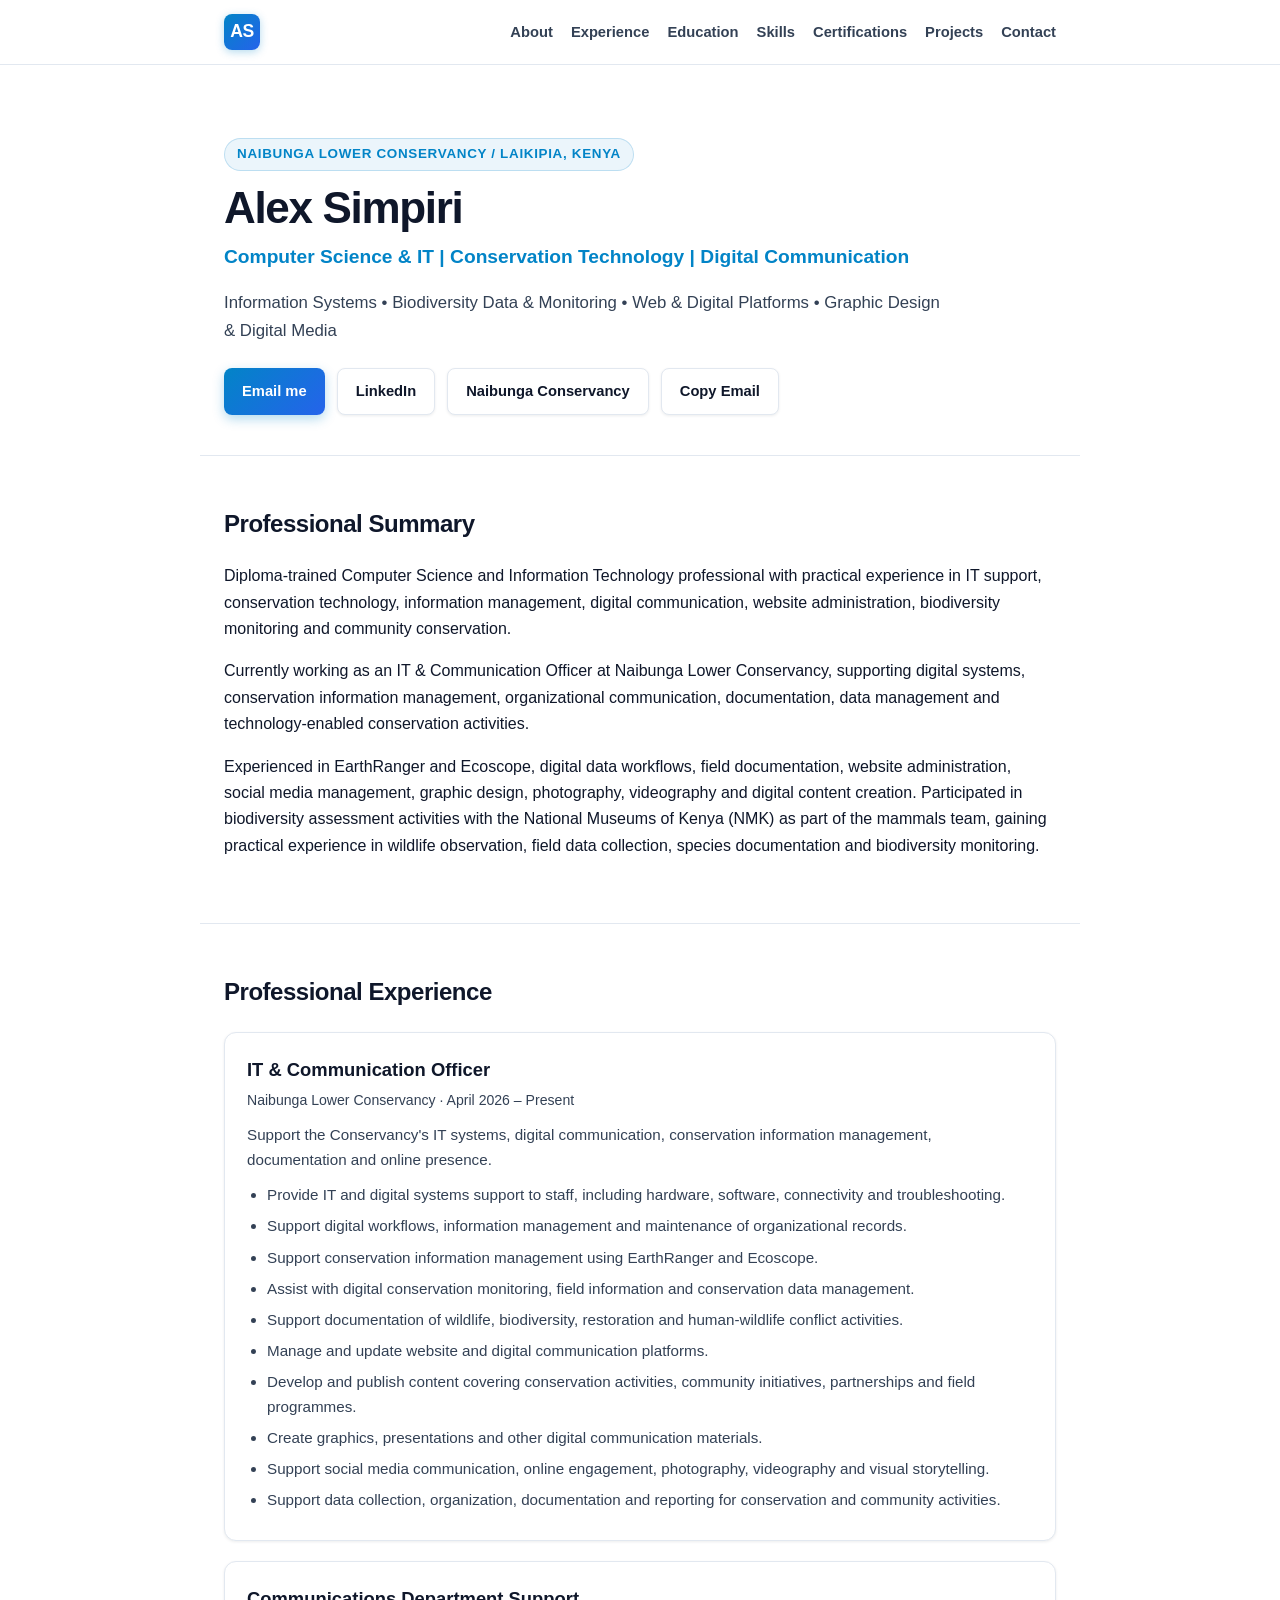
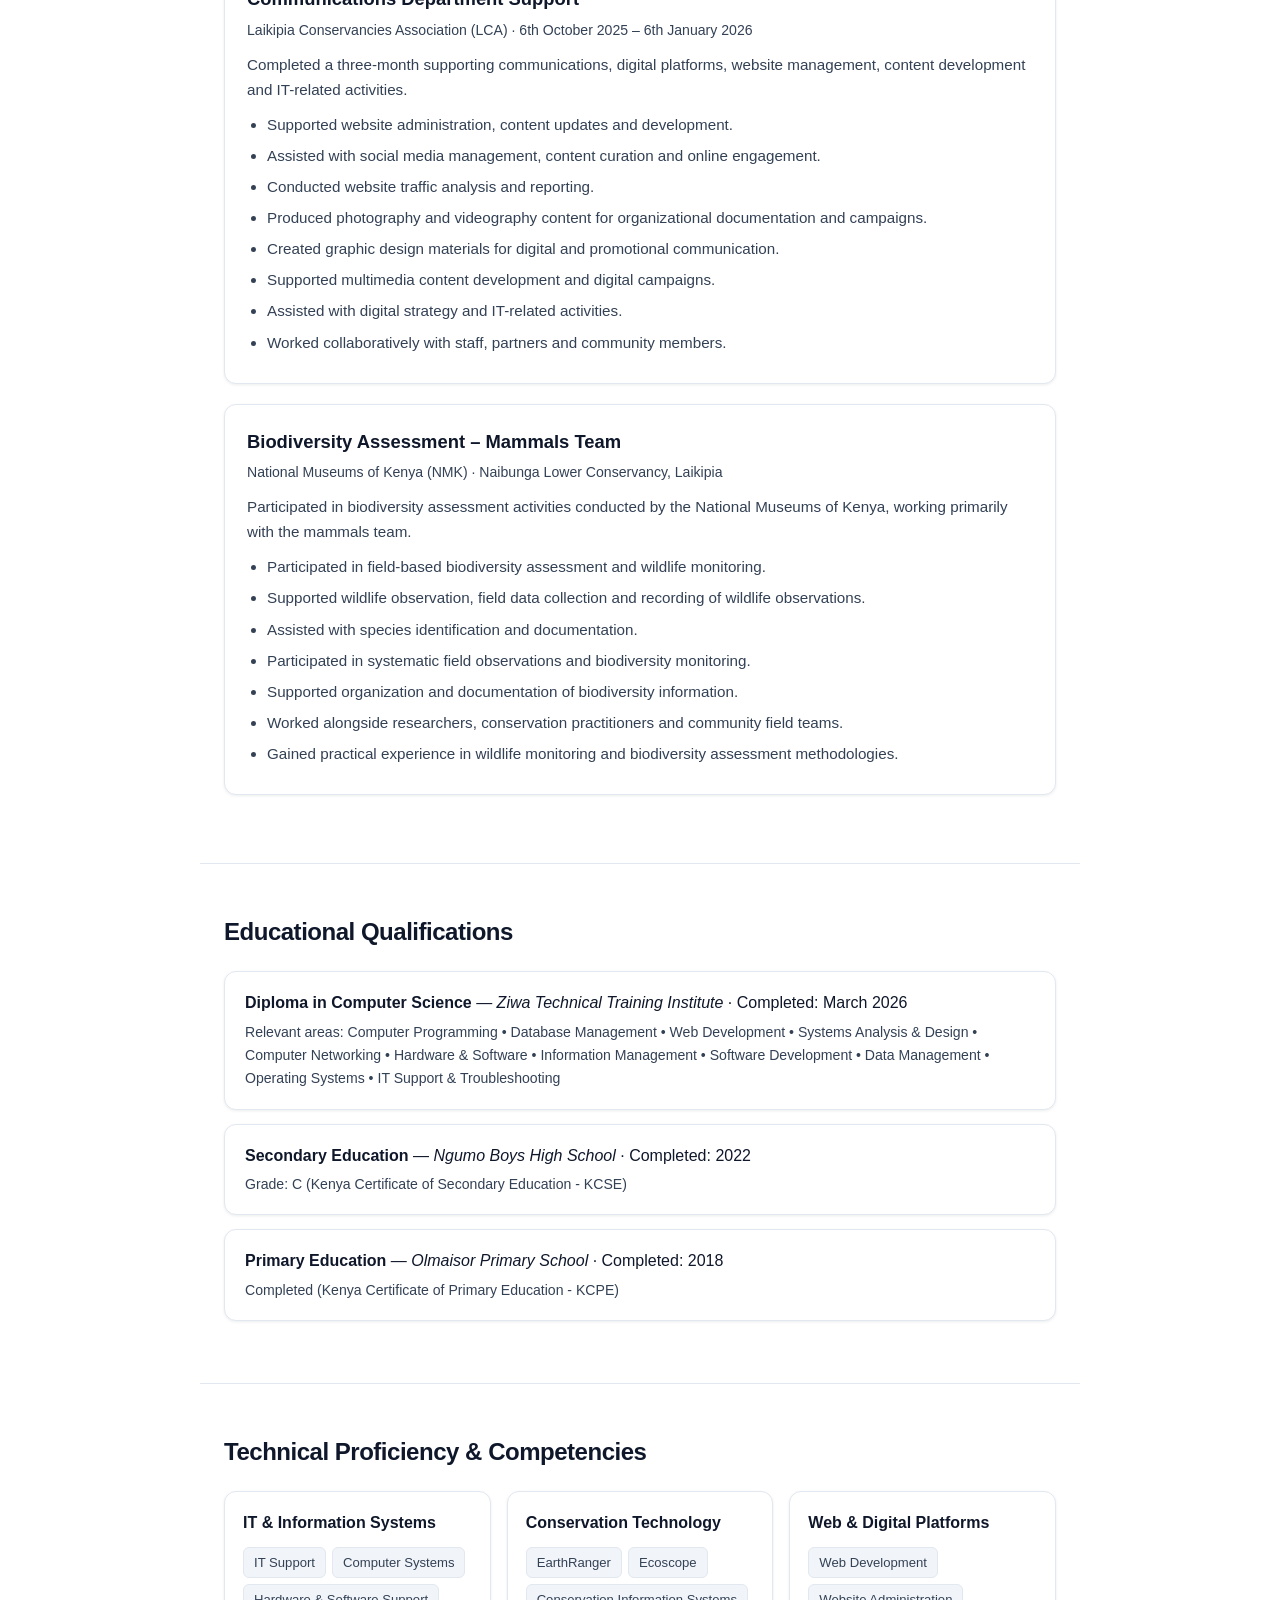
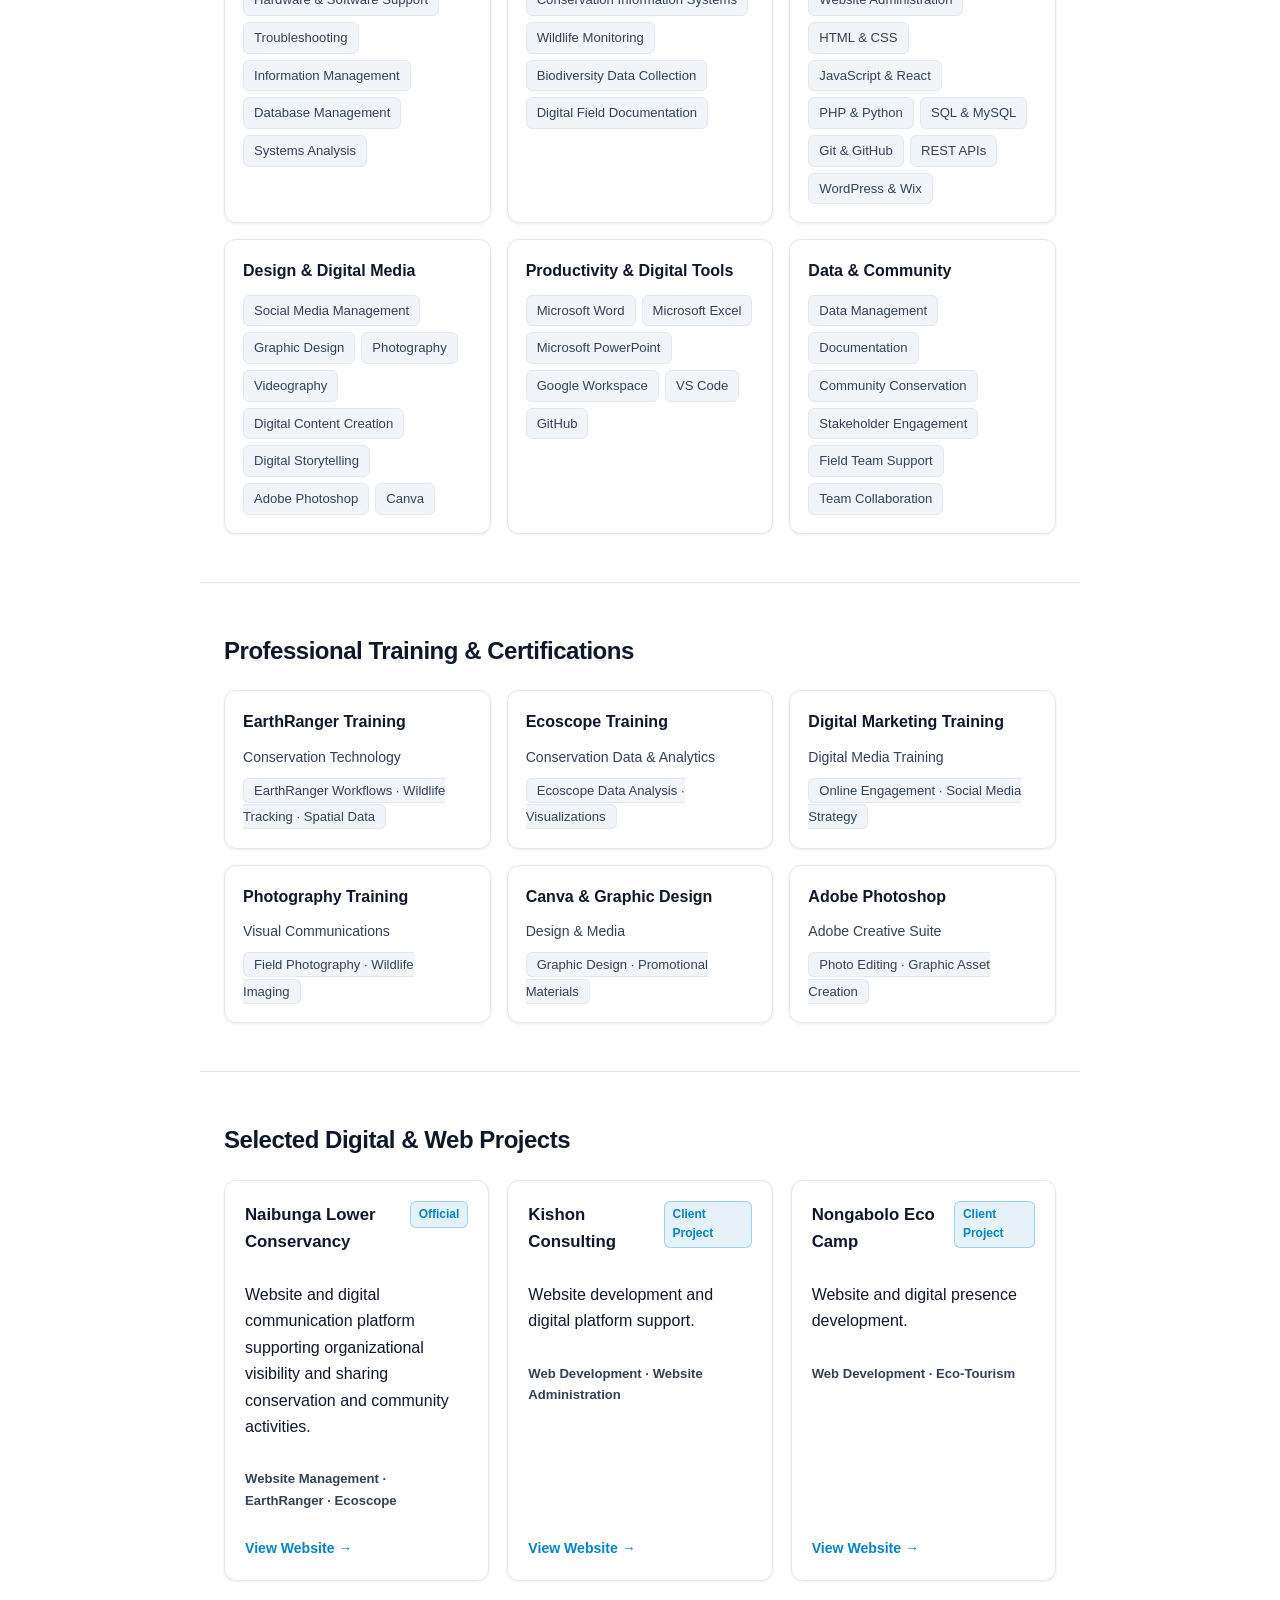
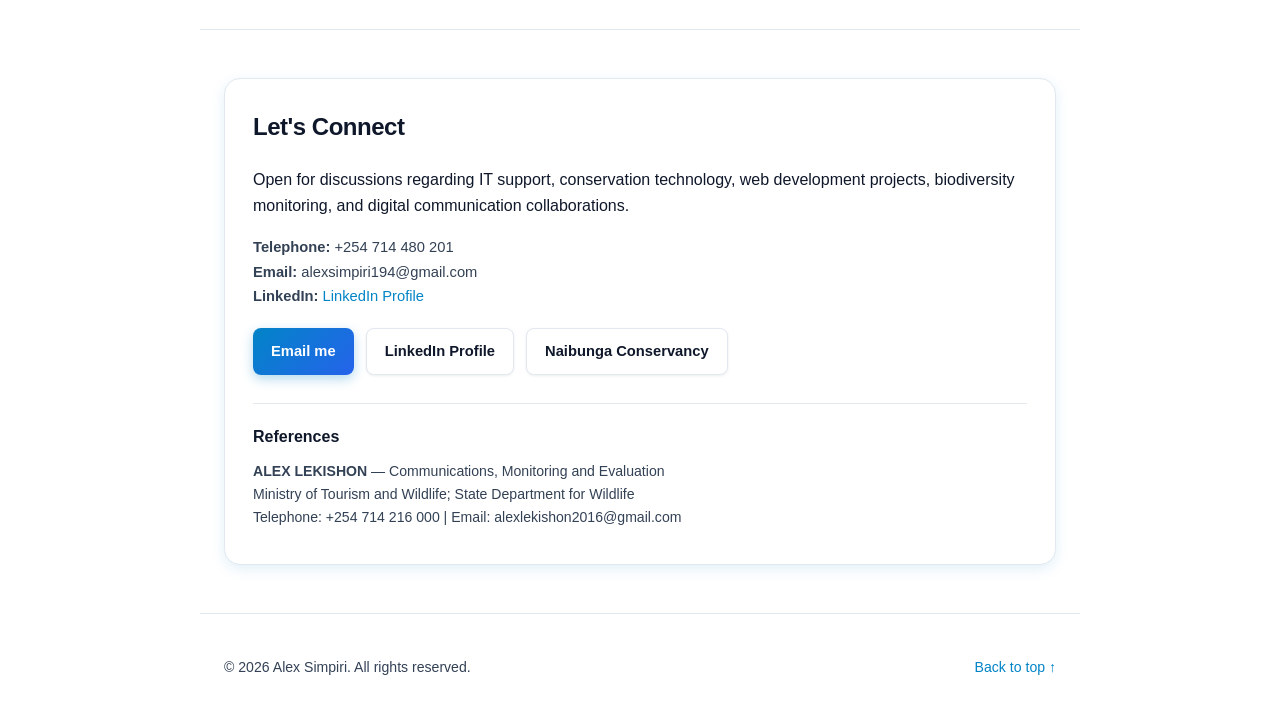
<file: simpiri portfolio/index.html>
<!doctype html>
<html lang="en">

<head>
  <meta charset="utf-8">
  <meta name="viewport" content="width=device-width, initial-scale=1">
  <title>Alex Simpiri — Computer Science &amp; IT | Conservation Technology | Digital Communication</title>
  <meta name="description"
    content="Alex Simpiri — Computer Science &amp; IT Professional specializing in Conservation Technology, IT Support, EarthRanger, Ecoscope, Biodiversity Monitoring &amp; Digital Communication.">

  <link rel="stylesheet" href="style.css">
</head>

<body>

  <header class="site-header">
    <div class="wrap">
      <div class="header-brand">
        <a href="#" class="logo" aria-label="Alex Simpiri Homepage">AS</a>
      </div>

      <div class="nav-group">
        <nav>
          <a href="#about">About</a>
          <a href="#experience">Experience</a>
          <a href="#education">Education</a>
          <a href="#skills">Skills</a>
          <a href="#certifications">Certifications</a>
          <a href="#initiatives">Projects</a>
          <a href="#contact">Contact</a>
        </nav>
      </div>
    </div>
  </header>

  <main>

    <!-- Hero Section -->
    <section class="hero wrap">
      <p class="eyebrow">Naibunga Lower Conservancy / Laikipia, Kenya</p>
      <h1>Alex Simpiri</h1>
      <p class="role">Computer Science &amp; IT | Conservation Technology | Digital Communication</p>
      <p class="tagline">
        Information Systems • Biodiversity Data &amp; Monitoring • Web &amp; Digital Platforms • Graphic Design &amp; Digital Media
      </p>
      <div class="cta-row">
        <a class="btn primary" href="mailto:alexsimpiri194@gmail.com">Email me</a>
        <a class="btn" href="https://www.linkedin.com/in/alex-simpiri" target="_blank"
          rel="noopener">LinkedIn</a>
        <a class="btn" href="https://www.naibungalowerconservancy.org/" target="_blank" rel="noopener">Naibunga Conservancy</a>
        <button class="btn" id="copy-email-btn" onclick="copyEmail('alexsimpiri194@gmail.com')">Copy Email</button>
      </div>
    </section>

    <!-- About Section -->
    <section id="about" class="wrap section">
      <h2>Professional Summary</h2>
      <p>
        Diploma-trained Computer Science and Information Technology professional with practical experience in IT support, conservation technology, information management, digital communication, website administration, biodiversity monitoring and community conservation.
      </p>
      <p>
        Currently working as an IT &amp; Communication Officer at Naibunga Lower Conservancy, supporting digital systems, conservation information management, organizational communication, documentation, data management and technology-enabled conservation activities.
      </p>
      <p>
        Experienced in EarthRanger and Ecoscope, digital data workflows, field documentation, website administration, social media management, graphic design, photography, videography and digital content creation. Participated in biodiversity assessment activities with the National Museums of Kenya (NMK) as part of the mammals team, gaining practical experience in wildlife observation, field data collection, species documentation and biodiversity monitoring.
      </p>
    </section>

    <!-- Experience Section -->
    <section id="experience" class="wrap section">
      <h2>Professional Experience</h2>

      <article class="job">
        <div class="job-head">
          <h3>IT &amp; Communication Officer</h3>
          <span class="job-meta">Naibunga Lower Conservancy · April 2026 – Present</span>
        </div>
        <p style="margin: 4px 0 8px; color: var(--text-muted); font-size: 0.95rem;">
          Support the Conservancy's IT systems, digital communication, conservation information management, documentation and online presence.
        </p>
        <ul>
          <li>Provide IT and digital systems support to staff, including hardware, software, connectivity and troubleshooting.</li>
          <li>Support digital workflows, information management and maintenance of organizational records.</li>
          <li>Support conservation information management using EarthRanger and Ecoscope.</li>
          <li>Assist with digital conservation monitoring, field information and conservation data management.</li>
          <li>Support documentation of wildlife, biodiversity, restoration and human-wildlife conflict activities.</li>
          <li>Manage and update website and digital communication platforms.</li>
          <li>Develop and publish content covering conservation activities, community initiatives, partnerships and field programmes.</li>
          <li>Create graphics, presentations and other digital communication materials.</li>
          <li>Support social media communication, online engagement, photography, videography and visual storytelling.</li>
          <li>Support data collection, organization, documentation and reporting for conservation and community activities.</li>
        </ul>
      </article>

      <article class="job">
        <div class="job-head">
          <h3>Communications Department Support</h3>
          <span class="job-meta">Laikipia Conservancies Association (LCA) · 6th October 2025 – 6th January 2026</span>
        </div>
        <p style="margin: 4px 0 8px; color: var(--text-muted); font-size: 0.95rem;">
          Completed a three-month supporting communications, digital platforms, website management, content development and IT-related activities.
        </p>
        <ul>
          <li>Supported website administration, content updates and development.</li>
          <li>Assisted with social media management, content curation and online engagement.</li>
          <li>Conducted website traffic analysis and reporting.</li>
          <li>Produced photography and videography content for organizational documentation and campaigns.</li>
          <li>Created graphic design materials for digital and promotional communication.</li>
          <li>Supported multimedia content development and digital campaigns.</li>
          <li>Assisted with digital strategy and IT-related activities.</li>
          <li>Worked collaboratively with staff, partners and community members.</li>
        </ul>
      </article>

      <article class="job">
        <div class="job-head">
          <h3>Biodiversity Assessment – Mammals Team</h3>
          <span class="job-meta">National Museums of Kenya (NMK) · Naibunga Lower Conservancy, Laikipia</span>
        </div>
        <p style="margin: 4px 0 8px; color: var(--text-muted); font-size: 0.95rem;">
          Participated in biodiversity assessment activities conducted by the National Museums of Kenya, working primarily with the mammals team.
        </p>
        <ul>
          <li>Participated in field-based biodiversity assessment and wildlife monitoring.</li>
          <li>Supported wildlife observation, field data collection and recording of wildlife observations.</li>
          <li>Assisted with species identification and documentation.</li>
          <li>Participated in systematic field observations and biodiversity monitoring.</li>
          <li>Supported organization and documentation of biodiversity information.</li>
          <li>Worked alongside researchers, conservation practitioners and community field teams.</li>
          <li>Gained practical experience in wildlife monitoring and biodiversity assessment methodologies.</li>
        </ul>
      </article>

    </section>

    <!-- Education Section -->
    <section id="education" class="wrap section">
      <h2>Educational Qualifications</h2>

      <div class="edu-card">
        <strong>Diploma in Computer Science</strong> — <em>Ziwa Technical Training Institute</em> · Completed: March 2026
        <div style="margin-top: 4px; font-size: 0.88rem; color: var(--text-muted);">
          Relevant areas: Computer Programming • Database Management • Web Development • Systems Analysis &amp; Design • Computer Networking • Hardware &amp; Software • Information Management • Software Development • Data Management • Operating Systems • IT Support &amp; Troubleshooting
        </div>
      </div>

      <div class="edu-card">
        <strong>Secondary Education</strong> — <em>Ngumo Boys High School</em> · Completed: 2022
        <div style="margin-top: 4px; font-size: 0.88rem; color: var(--text-muted);">
          Grade: C (Kenya Certificate of Secondary Education - KCSE)
        </div>
      </div>

      <div class="edu-card">
        <strong>Primary Education</strong> — <em>Olmaisor Primary School</em> · Completed: 2018
        <div style="margin-top: 4px; font-size: 0.88rem; color: var(--text-muted);">
          Completed (Kenya Certificate of Primary Education - KCPE)
        </div>
      </div>
    </section>

    <!-- Skills Section -->
    <section id="skills" class="wrap section">
      <h2>Technical Proficiency &amp; Competencies</h2>
      <div class="skills-grid">

        <div class="skill-card">
          <h4>IT &amp; Information Systems</h4>
          <div class="skill-tags">
            <span class="skill-pill">IT Support</span>
            <span class="skill-pill">Computer Systems</span>
            <span class="skill-pill">Hardware &amp; Software Support</span>
            <span class="skill-pill">Troubleshooting</span>
            <span class="skill-pill">Information Management</span>
            <span class="skill-pill">Database Management</span>
            <span class="skill-pill">Systems Analysis</span>
          </div>
        </div>

        <div class="skill-card">
          <h4>Conservation Technology</h4>
          <div class="skill-tags">
            <span class="skill-pill">EarthRanger</span>
            <span class="skill-pill">Ecoscope</span>
            <span class="skill-pill">Conservation Information Systems</span>
            <span class="skill-pill">Wildlife Monitoring</span>
            <span class="skill-pill">Biodiversity Data Collection</span>
            <span class="skill-pill">Digital Field Documentation</span>
          </div>
        </div>

        <div class="skill-card">
          <h4>Web &amp; Digital Platforms</h4>
          <div class="skill-tags">
            <span class="skill-pill">Web Development</span>
            <span class="skill-pill">Website Administration</span>
            <span class="skill-pill">HTML &amp; CSS</span>
            <span class="skill-pill">JavaScript &amp; React</span>
            <span class="skill-pill">PHP &amp; Python</span>
            <span class="skill-pill">SQL &amp; MySQL</span>
            <span class="skill-pill">Git &amp; GitHub</span>
            <span class="skill-pill">REST APIs</span>
            <span class="skill-pill">WordPress &amp; Wix</span>
          </div>
        </div>

        <div class="skill-card">
          <h4>Design &amp; Digital Media</h4>
          <div class="skill-tags">
            <span class="skill-pill">Social Media Management</span>
            <span class="skill-pill">Graphic Design</span>
            <span class="skill-pill">Photography</span>
            <span class="skill-pill">Videography</span>
            <span class="skill-pill">Digital Content Creation</span>
            <span class="skill-pill">Digital Storytelling</span>
            <span class="skill-pill">Adobe Photoshop</span>
            <span class="skill-pill">Canva</span>
          </div>
        </div>

        <div class="skill-card">
          <h4>Productivity &amp; Digital Tools</h4>
          <div class="skill-tags">
            <span class="skill-pill">Microsoft Word</span>
            <span class="skill-pill">Microsoft Excel</span>
            <span class="skill-pill">Microsoft PowerPoint</span>
            <span class="skill-pill">Google Workspace</span>
            <span class="skill-pill">VS Code</span>
            <span class="skill-pill">GitHub</span>
          </div>
        </div>

        <div class="skill-card">
          <h4>Data &amp; Community</h4>
          <div class="skill-tags">
            <span class="skill-pill">Data Management</span>
            <span class="skill-pill">Documentation</span>
            <span class="skill-pill">Community Conservation</span>
            <span class="skill-pill">Stakeholder Engagement</span>
            <span class="skill-pill">Field Team Support</span>
            <span class="skill-pill">Team Collaboration</span>
          </div>
        </div>

      </div>
    </section>

    <!-- Certifications Section -->
    <section id="certifications" class="wrap section">
      <h2>Professional Training &amp; Certifications</h2>
      <div class="skills-grid">

        <div class="skill-card">
          <h4>EarthRanger Training</h4>
          <p style="margin: 4px 0 8px; font-size: 0.88rem; color: var(--text-muted);">Conservation Technology</p>
          <span class="skill-pill">EarthRanger Workflows · Wildlife Tracking · Spatial Data</span>
        </div>

        <div class="skill-card">
          <h4>Ecoscope Training</h4>
          <p style="margin: 4px 0 8px; font-size: 0.88rem; color: var(--text-muted);">Conservation Data &amp; Analytics</p>
          <span class="skill-pill">Ecoscope Data Analysis · Visualizations</span>
        </div>

        <div class="skill-card">
          <h4>Digital Marketing Training</h4>
          <p style="margin: 4px 0 8px; font-size: 0.88rem; color: var(--text-muted);">Digital Media Training</p>
          <span class="skill-pill">Online Engagement · Social Media Strategy</span>
        </div>

        <div class="skill-card">
          <h4>Photography Training</h4>
          <p style="margin: 4px 0 8px; font-size: 0.88rem; color: var(--text-muted);">Visual Communications</p>
          <span class="skill-pill">Field Photography · Wildlife Imaging</span>
        </div>

        <div class="skill-card">
          <h4>Canva &amp; Graphic Design</h4>
          <p style="margin: 4px 0 8px; font-size: 0.88rem; color: var(--text-muted);">Design &amp; Media</p>
          <span class="skill-pill">Graphic Design · Promotional Materials</span>
        </div>

        <div class="skill-card">
          <h4>Adobe Photoshop</h4>
          <p style="margin: 4px 0 8px; font-size: 0.88rem; color: var(--text-muted);">Adobe Creative Suite</p>
          <span class="skill-pill">Photo Editing · Graphic Asset Creation</span>
        </div>

      </div>
    </section>

    <!-- Selected Digital & Web Projects Section -->
    <section id="initiatives" class="wrap section">
      <h2>Selected Digital &amp; Web Projects</h2>
      <div class="projects-grid">

        <article class="card">
          <div class="card-header">
            <h3>Naibunga Lower Conservancy</h3>
            <span class="badge live">Official</span>
          </div>
          <p>Website and digital communication platform supporting organizational visibility and sharing conservation and community activities.</p>
          <p class="stack">Website Management · EarthRanger · Ecoscope</p>
          <a class="card-link" href="https://www.naibungalowerconservancy.org/" target="_blank" rel="noopener">
            View Website &rarr;
          </a>
        </article>

        <article class="card">
          <div class="card-header">
            <h3>Kishon Consulting</h3>
            <span class="badge live">Client Project</span>
          </div>
          <p>Website development and digital platform support.</p>
          <p class="stack">Web Development · Website Administration</p>
          <a class="card-link" href="https://www.kishonconsulting.co.ke/" target="_blank" rel="noopener">
            View Website &rarr;
          </a>
        </article>

        <article class="card">
          <div class="card-header">
            <h3>Nongabolo Eco Camp</h3>
            <span class="badge live">Client Project</span>
          </div>
          <p>Website and digital presence development.</p>
          <p class="stack">Web Development · Eco-Tourism</p>
          <a class="card-link" href="https://nongaboloecocamp.co.ke/" target="_blank" rel="noopener">
            View Website &rarr;
          </a>
        </article>

      </div>
    </section>

    <!-- Contact Section -->
    <section id="contact" class="wrap section">
      <div class="contact-box">
        <h2>Let's Connect</h2>
        <p>
          Open for discussions regarding IT support, conservation technology, web development projects, biodiversity monitoring, and digital communication collaborations.
        </p>
        <p style="margin-bottom: 20px; font-size: 0.92rem; color: var(--text-muted);">
          <strong>Telephone:</strong> +254 714 480 201<br>
          <strong>Email:</strong> alexsimpiri194@gmail.com<br>
          <strong>LinkedIn:</strong> <a href="https://www.linkedin.com/in/alex-simpiri" target="_blank" rel="noopener"
            style="color: var(--accent);">LinkedIn Profile</a>
        </p>
        <div class="cta-row">
          <a class="btn primary" href="mailto:alexsimpiri194@gmail.com">Email me</a>
          <a class="btn" href="https://www.linkedin.com/in/alex-simpiri" target="_blank"
            rel="noopener">LinkedIn Profile</a>
          <a class="btn" href="https://www.naibungalowerconservancy.org/" target="_blank" rel="noopener">Naibunga Conservancy</a>
        </div>

        <div style="margin-top: 28px; padding-top: 20px; border-top: 1px solid var(--border);">
          <h3 style="font-size: 1rem; margin: 0 0 10px; color: var(--text);">References</h3>
          <p style="font-size: 0.88rem; margin: 0 0 6px; color: var(--text-muted);">
            <strong>ALEX LEKISHON</strong> — Communications, Monitoring and Evaluation<br>
            Ministry of Tourism and Wildlife; State Department for Wildlife<br>
            Telephone: +254 714 216 000 | Email: alexlekishon2016@gmail.com
          </p>
        </div>
      </div>
    </section>

  </main>

  <footer class="site-footer wrap">
    <p>&copy; 2026 Alex Simpiri. All rights reserved.</p>
    <a href="#" style="font-size: 0.88rem; font-weight: 500;">Back to top &uarr;</a>
  </footer>

  <!-- Floating Toast Notification -->
  <div id="toast" class="toast">
    <span>Email copied to clipboard!</span>
  </div>

  <!-- Interactive Logic -->
  <script>
    // Copy Email Helper with Toast
    function copyEmail(email) {
      navigator.clipboard.writeText(email).then(() => {
        const toast = document.getElementById('toast');
        toast.classList.add('show');
        setTimeout(() => {
          toast.classList.remove('show');
        }, 2500);
      }).catch(() => {
        window.location.href = 'mailto:' + email;
      });
    }
  </script>

</body>

</html>
</file>
<file: simpiri portfolio/style.css>
:root {
  --bg: #ffffff;
  --bg-alt: #f8fafc;
  --text: #0f172a;
  --text-muted: #334155;
  --border: #e2e8f0;
  --accent: #0284c7;
  --accent-hover: #0369a1;
  --accent-indigo: #2563eb;
  --accent-text: #ffffff;
  --card-bg: #ffffff;
  --card-border: #e2e8f0;
  --tag-bg: #f1f5f9;
  --tag-text: #334155;
  --shadow: 0 1px 3px rgba(15, 23, 42, 0.08);
  --shadow-md: 0 4px 14px rgba(2, 132, 199, 0.12);
  --badge-live-bg: rgba(2, 132, 199, 0.1);
  --badge-live-text: #0284c7;
  --badge-live-border: rgba(2, 132, 199, 0.3);
  --badge-os-bg: rgba(37, 99, 235, 0.1);
  --badge-os-text: #1d4ed8;
  --badge-os-border: rgba(37, 99, 235, 0.3);
}

* {
  box-sizing: border-box;
}

html {
  scroll-behavior: smooth;
  scroll-padding-top: 80px;
}

body {
  margin: 0;
  background: var(--bg);
  color: var(--text);
  font-family: 'Plus Jakarta Sans', -apple-system, BlinkMacSystemFont, "Segoe UI", Roboto, sans-serif;
  line-height: 1.65;
  -webkit-font-smoothing: antialiased;
  -moz-osx-font-smoothing: grayscale;
}

.wrap {
  max-width: 880px;
  margin: 0 auto;
  padding: 0 24px;
}

a {
  color: var(--accent);
  text-decoration: none;
  transition: color 0.2s ease;
}

a:hover {
  color: var(--accent-hover);
  text-decoration: none;
}

/* Header */
.site-header {
  border-bottom: 1px solid var(--border);
  position: sticky;
  top: 0;
  background: rgba(255, 255, 255, 0.9);
  backdrop-filter: blur(12px);
  z-index: 100;
  transition: border-color 0.2s ease, background 0.2s ease;
}

.site-header .wrap {
  display: flex;
  align-items: center;
  justify-content: space-between;
  height: 64px;
}

.header-brand {
  display: flex;
  align-items: center;
}

.logo {
  font-weight: 800;
  font-size: 1.1rem;
  letter-spacing: -0.02em;
  color: #ffffff;
  background: linear-gradient(135deg, var(--accent) 0%, var(--accent-indigo) 100%);
  width: 36px;
  height: 36px;
  border-radius: 8px;
  display: inline-flex;
  align-items: center;
  justify-content: center;
  box-shadow: 0 2px 8px rgba(2, 132, 199, 0.3);
}

.logo:hover {
  text-decoration: none;
  transform: scale(1.04);
}

.nav-group {
  display: flex;
  align-items: center;
}

.site-header nav {
  display: flex;
  align-items: center;
  gap: 18px;
}

.site-header nav a {
  color: var(--text-muted);
  font-size: 0.92rem;
  font-weight: 600;
  transition: color 0.2s ease;
}

.site-header nav a:hover {
  color: var(--accent);
}

/* Hero Section */
.hero {
  padding: 60px 24px 40px;
}

.eyebrow {
  font-size: 0.84rem;
  font-weight: 700;
  color: var(--accent);
  text-transform: uppercase;
  letter-spacing: 0.05em;
  margin-bottom: 12px;
  display: inline-flex;
  align-items: center;
  gap: 6px;
  background: rgba(2, 132, 199, 0.08);
  padding: 4px 12px;
  border-radius: 20px;
  border: 1px solid rgba(2, 132, 199, 0.2);
}

.hero h1 {
  font-size: 2.75rem;
  font-weight: 800;
  margin: 0 0 8px;
  letter-spacing: -0.03em;
  line-height: 1.15;
  color: var(--text);
}

.hero .role {
  font-size: 1.2rem;
  font-weight: 700;
  color: var(--accent);
  margin: 0 0 16px;
}

.hero .tagline {
  font-size: 1.05rem;
  color: var(--text-muted);
  max-width: 720px;
  margin: 0 0 24px;
}

.cta-row {
  display: flex;
  flex-wrap: wrap;
  gap: 12px;
}

.btn {
  display: inline-flex;
  align-items: center;
  gap: 8px;
  padding: 10px 18px;
  border-radius: 8px;
  font-size: 0.92rem;
  font-weight: 600;
  background: #ffffff;
  color: var(--text);
  border: 1px solid var(--border);
  box-shadow: var(--shadow);
  cursor: pointer;
  transition: all 0.2s ease;
}

.btn:hover {
  background: var(--bg-alt);
  transform: translateY(-1px);
}

.btn.primary {
  background: linear-gradient(135deg, var(--accent) 0%, var(--accent-indigo) 100%);
  color: #ffffff;
  border: none;
  box-shadow: 0 4px 12px rgba(2, 132, 199, 0.3);
}

.btn.primary:hover {
  background: linear-gradient(135deg, var(--accent-hover) 0%, #1d4ed8 100%);
  box-shadow: 0 6px 16px rgba(2, 132, 199, 0.4);
}

/* Sections */
.section {
  padding: 48px 24px;
  border-top: 1px solid var(--border);
}

.section h2 {
  font-size: 1.5rem;
  font-weight: 800;
  margin: 0 0 20px;
  letter-spacing: -0.02em;
}

/* Experience Jobs */
.job {
  background: #ffffff;
  border: 1px solid var(--card-border);
  border-radius: 12px;
  padding: 22px;
  margin-bottom: 20px;
  box-shadow: var(--shadow);
  transition: all 0.2s ease;
}

.job:hover {
  border-color: rgba(2, 132, 199, 0.3);
  box-shadow: var(--shadow-md);
}

.job-head {
  display: flex;
  flex-direction: column;
  gap: 4px;
  margin-bottom: 10px;
}

.job-head h3 {
  font-size: 1.15rem;
  font-weight: 700;
  margin: 0;
}

.job-meta {
  font-size: 0.88rem;
  color: var(--text-muted);
  font-weight: 500;
}

.job ul {
  margin: 10px 0 0;
  padding-left: 20px;
  color: var(--text-muted);
  font-size: 0.95rem;
}

.job ul li {
  margin-bottom: 6px;
}

/* Education Cards */
.edu-card {
  background: #ffffff;
  border: 1px solid var(--card-border);
  border-radius: 12px;
  padding: 18px 20px;
  margin-bottom: 14px;
  box-shadow: var(--shadow);
  transition: all 0.2s ease;
}

.edu-card:hover {
  border-color: rgba(2, 132, 199, 0.3);
}

/* Skills Grid */
.skills-grid {
  display: grid;
  grid-template-columns: repeat(auto-fit, minmax(260px, 1fr));
  gap: 16px;
}

.skill-card {
  background: #ffffff;
  border: 1px solid var(--card-border);
  border-radius: 12px;
  padding: 18px;
  box-shadow: var(--shadow);
  transition: all 0.2s ease;
}

.skill-card:hover {
  border-color: rgba(2, 132, 199, 0.3);
  transform: translateY(-2px);
  box-shadow: var(--shadow-md);
}

.skill-card h4 {
  font-size: 1rem;
  font-weight: 700;
  margin: 0 0 10px;
}

.skill-tags {
  display: flex;
  flex-wrap: wrap;
  gap: 6px;
}

.skill-pill {
  font-size: 0.82rem;
  background: var(--tag-bg);
  color: var(--tag-text);
  border: 1px solid var(--border);
  padding: 4px 10px;
  border-radius: 6px;
  font-weight: 500;
}

/* Projects Grid */
.projects-grid {
  display: grid;
  grid-template-columns: repeat(auto-fit, minmax(260px, 1fr));
  gap: 18px;
}

.card {
  background: #ffffff;
  border: 1px solid var(--card-border);
  border-radius: 12px;
  padding: 20px;
  box-shadow: var(--shadow);
  display: flex;
  flex-direction: column;
  transition: all 0.2s ease;
}

.card:hover {
  border-color: rgba(2, 132, 199, 0.3);
  transform: translateY(-2px);
  box-shadow: var(--shadow-md);
}

.card-header {
  display: flex;
  justify-content: space-between;
  align-items: flex-start;
  margin-bottom: 10px;
}

.card-header h3 {
  font-size: 1.05rem;
  font-weight: 700;
  margin: 0;
}

.badge {
  font-size: 0.75rem;
  font-weight: 700;
  padding: 3px 8px;
  border-radius: 6px;
}

.badge.live {
  background: var(--badge-live-bg);
  color: var(--badge-live-text);
  border: 1px solid var(--badge-live-border);
}

.badge.os {
  background: var(--badge-os-bg);
  color: var(--badge-os-text);
  border: 1px solid var(--badge-os-border);
}

.stack {
  font-size: 0.82rem;
  color: var(--text-muted);
  font-weight: 600;
  margin-top: 12px;
}

.card-link {
  font-size: 0.88rem;
  font-weight: 700;
  color: var(--accent);
  margin-top: auto;
  padding-top: 12px;
}

/* Contact Box */
.contact-box {
  background: #ffffff;
  border: 1px solid var(--border);
  border-radius: 16px;
  padding: 28px;
  box-shadow: var(--shadow-md);
}

/* Footer */
.site-footer {
  padding: 28px 24px;
  border-top: 1px solid var(--border);
  display: flex;
  justify-content: space-between;
  align-items: center;
  font-size: 0.88rem;
  color: var(--text-muted);
}

/* Toast Notification */
.toast {
  position: fixed;
  bottom: 24px;
  right: 24px;
  background: #0f172a;
  color: #ffffff;
  padding: 10px 18px;
  border-radius: 8px;
  font-size: 0.88rem;
  font-weight: 600;
  box-shadow: 0 4px 14px rgba(0,0,0,0.2);
  opacity: 0;
  transform: translateY(10px);
  pointer-events: none;
  transition: all 0.25s ease;
}

.toast.show {
  opacity: 1;
  transform: translateY(0);
}
</file>
